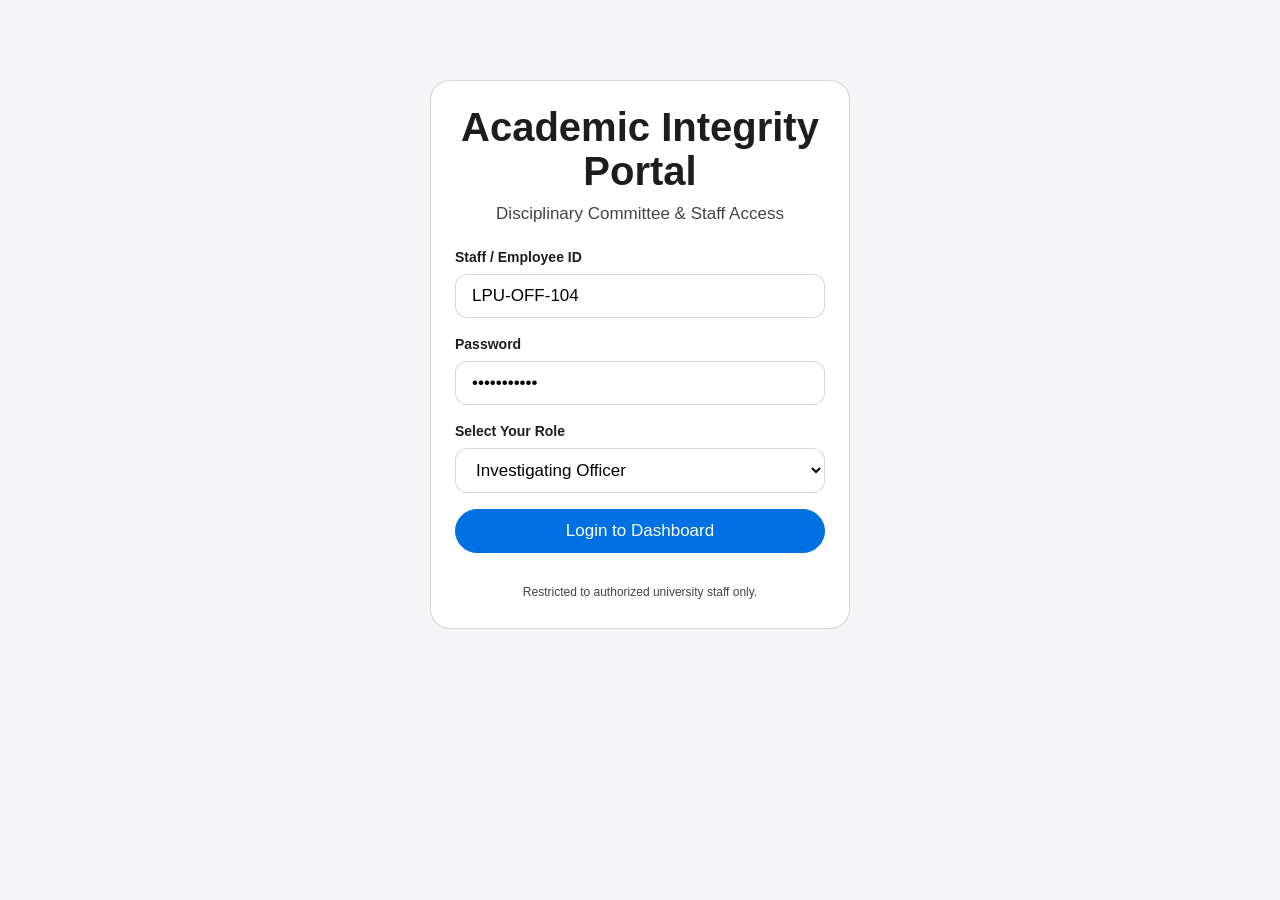
<file: academic-integrity-tracker/index.html>
<!doctype html>
<html lang="en">
  <head>
    <meta charset="UTF-8" />
    <meta name="viewport" content="width=device-width, initial-scale=1.0" />
    <title>Staff Login | Academic Integrity Portal</title>
    <link rel="stylesheet" href="css/style.css" />
  </head>
  <body>
    <div class="login card">
      <h2>Academic Integrity Portal</h2>
      <p>Disciplinary Committee &amp; Staff Access</p>

      <form action="dashboard.html">
        <label for="staff-id">Staff / Employee ID</label>
        <input type="text" id="staff-id" value="LPU-OFF-104" required />

        <label for="password">Password</label>
        <input type="password" id="password" value="Password123" required />

        <label for="role">Select Your Role</label>
        <select id="role">
          <option>Investigating Officer</option>
          <option>Disciplinary Committee Member</option>
          <option>System Administrator</option>
        </select>

        <button type="submit" class="btn">Login to Dashboard</button>
      </form>

      <br />
      <small>Restricted to authorized university staff only.</small>
    </div>
  </body>
</html>
</file>
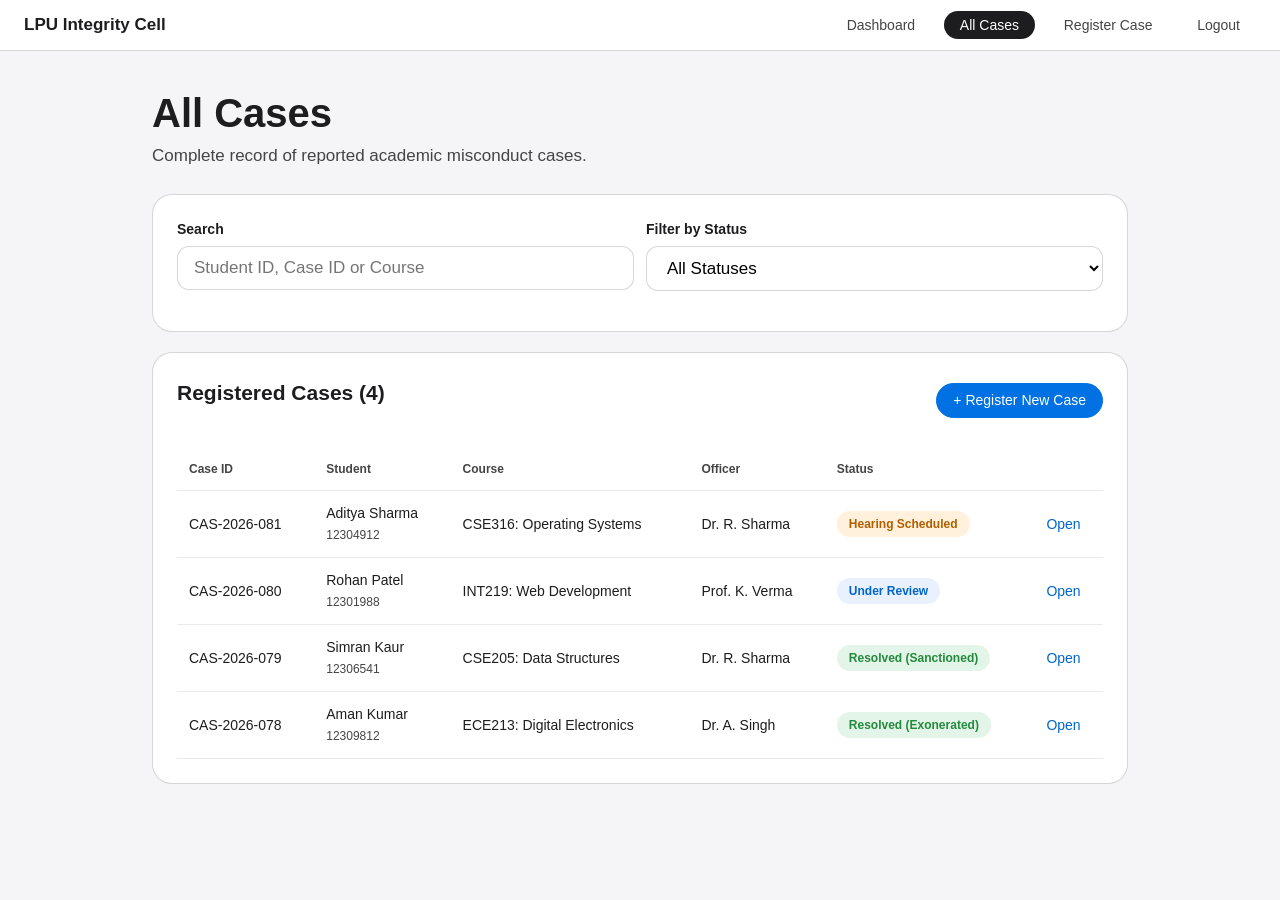
<file: academic-integrity-tracker/all-cases.html>
<!doctype html>
<html lang="en">
  <head>
    <meta charset="UTF-8" />
    <meta name="viewport" content="width=device-width, initial-scale=1.0" />
    <title>All Cases | Academic Integrity Tracker</title>
    <link rel="stylesheet" href="css/style.css" />
  </head>
  <body>
    <nav>
      <strong>LPU Integrity Cell</strong>
      <div class="links">
        <a href="dashboard.html">Dashboard</a>
        <a href="all-cases.html" class="active">All Cases</a>
        <a href="register-case.html">Register Case</a>
        <a href="index.html">Logout</a>
      </div>
    </nav>

    <div class="container">
      <h2>All Cases</h2>
      <p>Complete record of reported academic misconduct cases.</p>
      <br />

      <!-- search and filter -->
      <div class="card row">
        <div>
          <label for="search">Search</label>
          <input
            type="text"
            id="search"
            placeholder="Student ID, Case ID or Course"
          />
        </div>
        <div>
          <label for="status">Filter by Status</label>
          <select id="status">
            <option>All Statuses</option>
            <option>Under Review</option>
            <option>Hearing Scheduled</option>
            <option>Resolved</option>
          </select>
        </div>
      </div>

      <!-- all cases table -->
      <div class="card">
        <div class="between">
          <h3>Registered Cases (4)</h3>
          <a href="register-case.html" class="btn small">+ Register New Case</a>
        </div>

        <table>
          <tr>
            <th>Case ID</th>
            <th>Student</th>
            <th>Course</th>
            <th>Officer</th>
            <th>Status</th>
            <th></th>
          </tr>
          <tr>
            <td>CAS-2026-081</td>
            <td>Aditya Sharma<br /><small>12304912</small></td>
            <td>CSE316: Operating Systems</td>
            <td>Dr. R. Sharma</td>
            <td><span class="badge amber">Hearing Scheduled</span></td>
            <td><a href="case-details.html">Open</a></td>
          </tr>
          <tr>
            <td>CAS-2026-080</td>
            <td>Rohan Patel<br /><small>12301988</small></td>
            <td>INT219: Web Development</td>
            <td>Prof. K. Verma</td>
            <td><span class="badge blue">Under Review</span></td>
            <td><a href="case-details.html">Open</a></td>
          </tr>
          <tr>
            <td>CAS-2026-079</td>
            <td>Simran Kaur<br /><small>12306541</small></td>
            <td>CSE205: Data Structures</td>
            <td>Dr. R. Sharma</td>
            <td><span class="badge green">Resolved (Sanctioned)</span></td>
            <td><a href="case-details.html">Open</a></td>
          </tr>
          <tr>
            <td>CAS-2026-078</td>
            <td>Aman Kumar<br /><small>12309812</small></td>
            <td>ECE213: Digital Electronics</td>
            <td>Dr. A. Singh</td>
            <td><span class="badge green">Resolved (Exonerated)</span></td>
            <td><a href="case-details.html">Open</a></td>
          </tr>
        </table>
      </div>
    </div>
  </body>
</html>
</file>
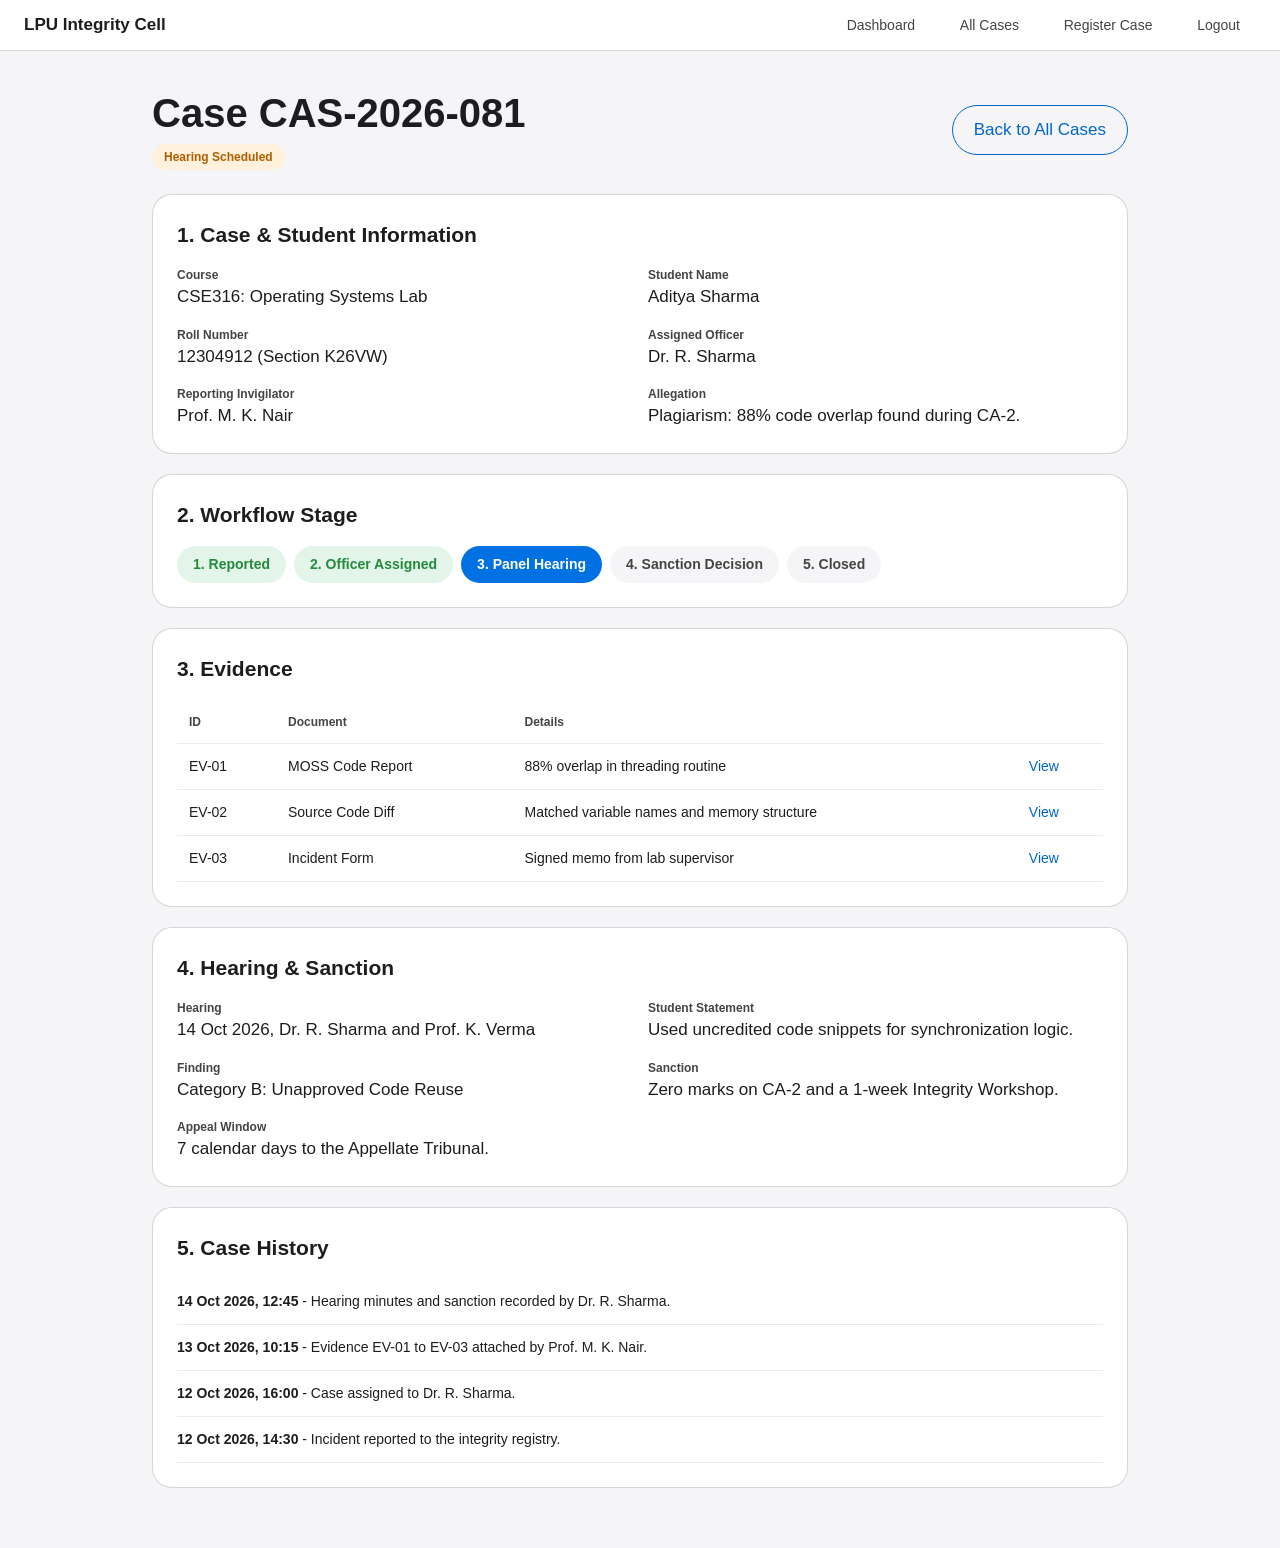
<file: academic-integrity-tracker/case-details.html>
<!doctype html>
<html lang="en">
  <head>
    <meta charset="UTF-8" />
    <meta name="viewport" content="width=device-width, initial-scale=1.0" />
    <title>Case CAS-2026-081 | Academic Integrity Tracker</title>
    <link rel="stylesheet" href="css/style.css" />
  </head>
  <body>
    <nav>
      <strong>LPU Integrity Cell</strong>
      <div class="links">
        <a href="dashboard.html">Dashboard</a>
        <a href="all-cases.html">All Cases</a>
        <a href="register-case.html">Register Case</a>
        <a href="index.html">Logout</a>
      </div>
    </nav>

    <div class="container">
      <div class="between">
        <div>
          <h2>Case CAS-2026-081</h2>
          <span class="badge amber">Hearing Scheduled</span>
        </div>
        <a href="all-cases.html" class="btn btn-outline">Back to All Cases</a>
      </div>

      <!-- 1. case and student info -->
      <div class="card">
        <h3>1. Case &amp; Student Information</h3>
        <div class="grid2">
          <div class="field">
            <small>Course</small>CSE316: Operating Systems Lab
          </div>
          <div class="field"><small>Student Name</small>Aditya Sharma</div>
          <div class="field">
            <small>Roll Number</small>12304912 (Section K26VW)
          </div>
          <div class="field"><small>Assigned Officer</small>Dr. R. Sharma</div>
          <div class="field">
            <small>Reporting Invigilator</small>Prof. M. K. Nair
          </div>
          <div class="field">
            <small>Allegation</small>Plagiarism: 88% code overlap found during
            CA-2.
          </div>
        </div>
      </div>

      <!-- 2. workflow -->
      <div class="card">
        <h3>2. Workflow Stage</h3>
        <div class="steps">
          <span class="step done">1. Reported</span>
          <span class="step done">2. Officer Assigned</span>
          <span class="step now">3. Panel Hearing</span>
          <span class="step">4. Sanction Decision</span>
          <span class="step">5. Closed</span>
        </div>
      </div>

      <!-- 3. evidence -->
      <div class="card">
        <h3>3. Evidence</h3>
        <table>
          <tr>
            <th>ID</th>
            <th>Document</th>
            <th>Details</th>
            <th></th>
          </tr>
          <tr>
            <td>EV-01</td>
            <td>MOSS Code Report</td>
            <td>88% overlap in threading routine</td>
            <td><a href="#">View</a></td>
          </tr>
          <tr>
            <td>EV-02</td>
            <td>Source Code Diff</td>
            <td>Matched variable names and memory structure</td>
            <td><a href="#">View</a></td>
          </tr>
          <tr>
            <td>EV-03</td>
            <td>Incident Form</td>
            <td>Signed memo from lab supervisor</td>
            <td><a href="#">View</a></td>
          </tr>
        </table>
      </div>

      <!-- 4. hearing and sanction -->
      <div class="card">
        <h3>4. Hearing &amp; Sanction</h3>
        <div class="grid2">
          <div class="field">
            <small>Hearing</small>14 Oct 2026, Dr. R. Sharma and Prof. K. Verma
          </div>
          <div class="field">
            <small>Student Statement</small>Used uncredited code snippets for
            synchronization logic.
          </div>
          <div class="field">
            <small>Finding</small>Category B: Unapproved Code Reuse
          </div>
          <div class="field">
            <small>Sanction</small>Zero marks on CA-2 and a 1-week Integrity
            Workshop.
          </div>
          <div class="field">
            <small>Appeal Window</small>7 calendar days to the Appellate
            Tribunal.
          </div>
        </div>
      </div>

      <!-- 5. history -->
      <div class="card">
        <h3>5. Case History</h3>
        <ul>
          <li>
            <b>14 Oct 2026, 12:45</b> - Hearing minutes and sanction recorded by
            Dr. R. Sharma.
          </li>
          <li>
            <b>13 Oct 2026, 10:15</b> - Evidence EV-01 to EV-03 attached by
            Prof. M. K. Nair.
          </li>
          <li><b>12 Oct 2026, 16:00</b> - Case assigned to Dr. R. Sharma.</li>
          <li>
            <b>12 Oct 2026, 14:30</b> - Incident reported to the integrity
            registry.
          </li>
        </ul>
      </div>
    </div>
  </body>
</html>
</file>
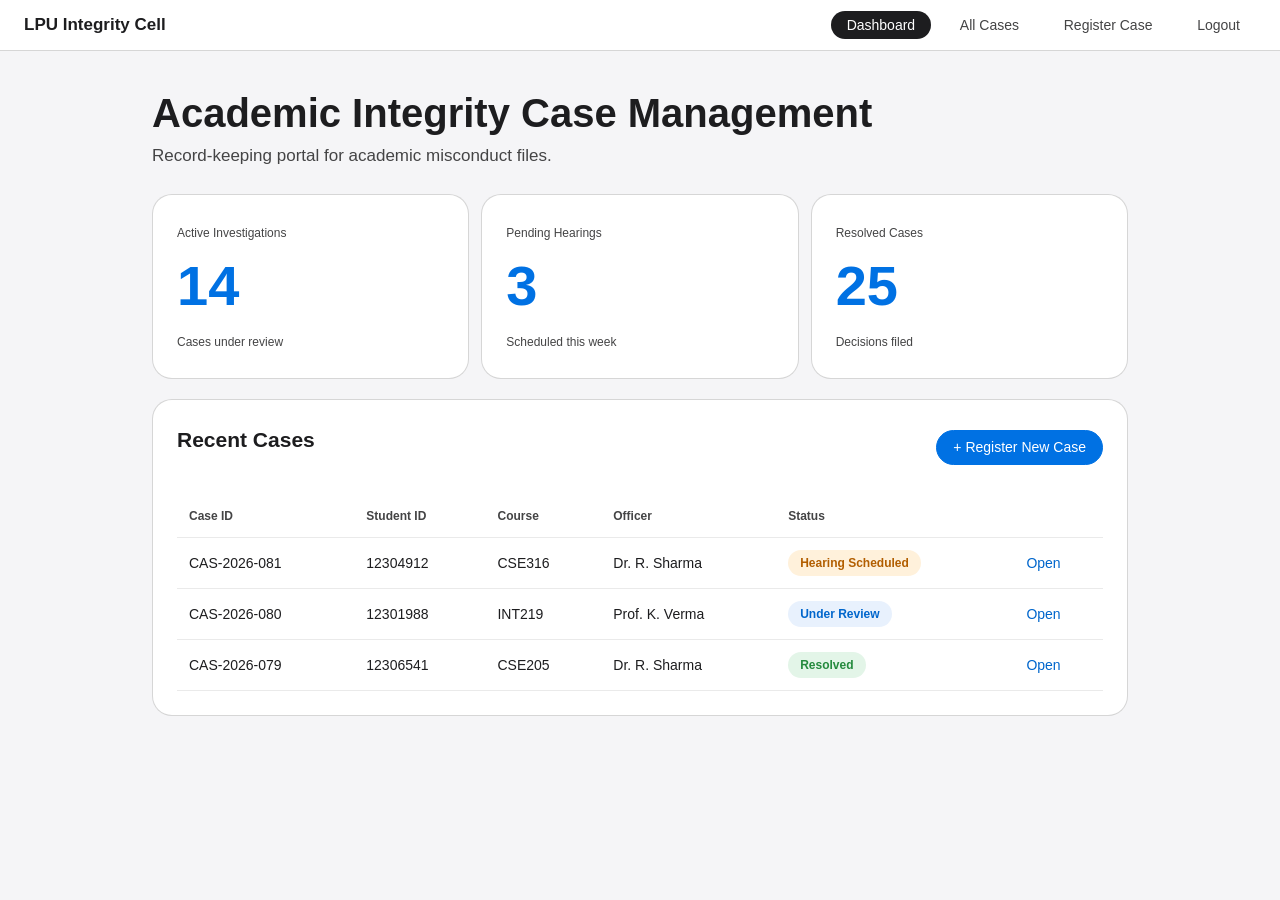
<file: academic-integrity-tracker/dashboard.html>
<!doctype html>
<html lang="en">
  <head>
    <meta charset="UTF-8" />
    <meta name="viewport" content="width=device-width, initial-scale=1.0" />
    <title>Dashboard | Academic Integrity Tracker</title>
    <link rel="stylesheet" href="css/style.css" />
  </head>
  <body>
    <nav>
      <strong>LPU Integrity Cell</strong>
      <div class="links">
        <a href="dashboard.html" class="active">Dashboard</a>
        <a href="all-cases.html">All Cases</a>
        <a href="register-case.html">Register Case</a>
        <a href="index.html">Logout</a>
      </div>
    </nav>

    <div class="container">
      <h2>Academic Integrity Case Management</h2>
      <p>Record-keeping portal for academic misconduct files.</p>
      <br />

      <!-- three summary cards -->
      <div class="row">
        <a href="all-cases.html" class="card">
          <small>Active Investigations</small>
          <span class="number">14</span>
          <small>Cases under review</small>
        </a>
        <a href="all-cases.html" class="card">
          <small>Pending Hearings</small>
          <span class="number">3</span>
          <small>Scheduled this week</small>
        </a>
        <a href="all-cases.html" class="card">
          <small>Resolved Cases</small>
          <span class="number">25</span>
          <small>Decisions filed</small>
        </a>
      </div>

      <!-- recent cases table -->
      <div class="card">
        <div class="between">
          <h3>Recent Cases</h3>
          <a href="register-case.html" class="btn small">+ Register New Case</a>
        </div>

        <table>
          <tr>
            <th>Case ID</th>
            <th>Student ID</th>
            <th>Course</th>
            <th>Officer</th>
            <th>Status</th>
            <th></th>
          </tr>
          <tr>
            <td>CAS-2026-081</td>
            <td>12304912</td>
            <td>CSE316</td>
            <td>Dr. R. Sharma</td>
            <td><span class="badge amber">Hearing Scheduled</span></td>
            <td><a href="case-details.html">Open</a></td>
          </tr>
          <tr>
            <td>CAS-2026-080</td>
            <td>12301988</td>
            <td>INT219</td>
            <td>Prof. K. Verma</td>
            <td><span class="badge blue">Under Review</span></td>
            <td><a href="case-details.html">Open</a></td>
          </tr>
          <tr>
            <td>CAS-2026-079</td>
            <td>12306541</td>
            <td>CSE205</td>
            <td>Dr. R. Sharma</td>
            <td><span class="badge green">Resolved</span></td>
            <td><a href="case-details.html">Open</a></td>
          </tr>
        </table>
      </div>
    </div>
  </body>
</html>
</file>
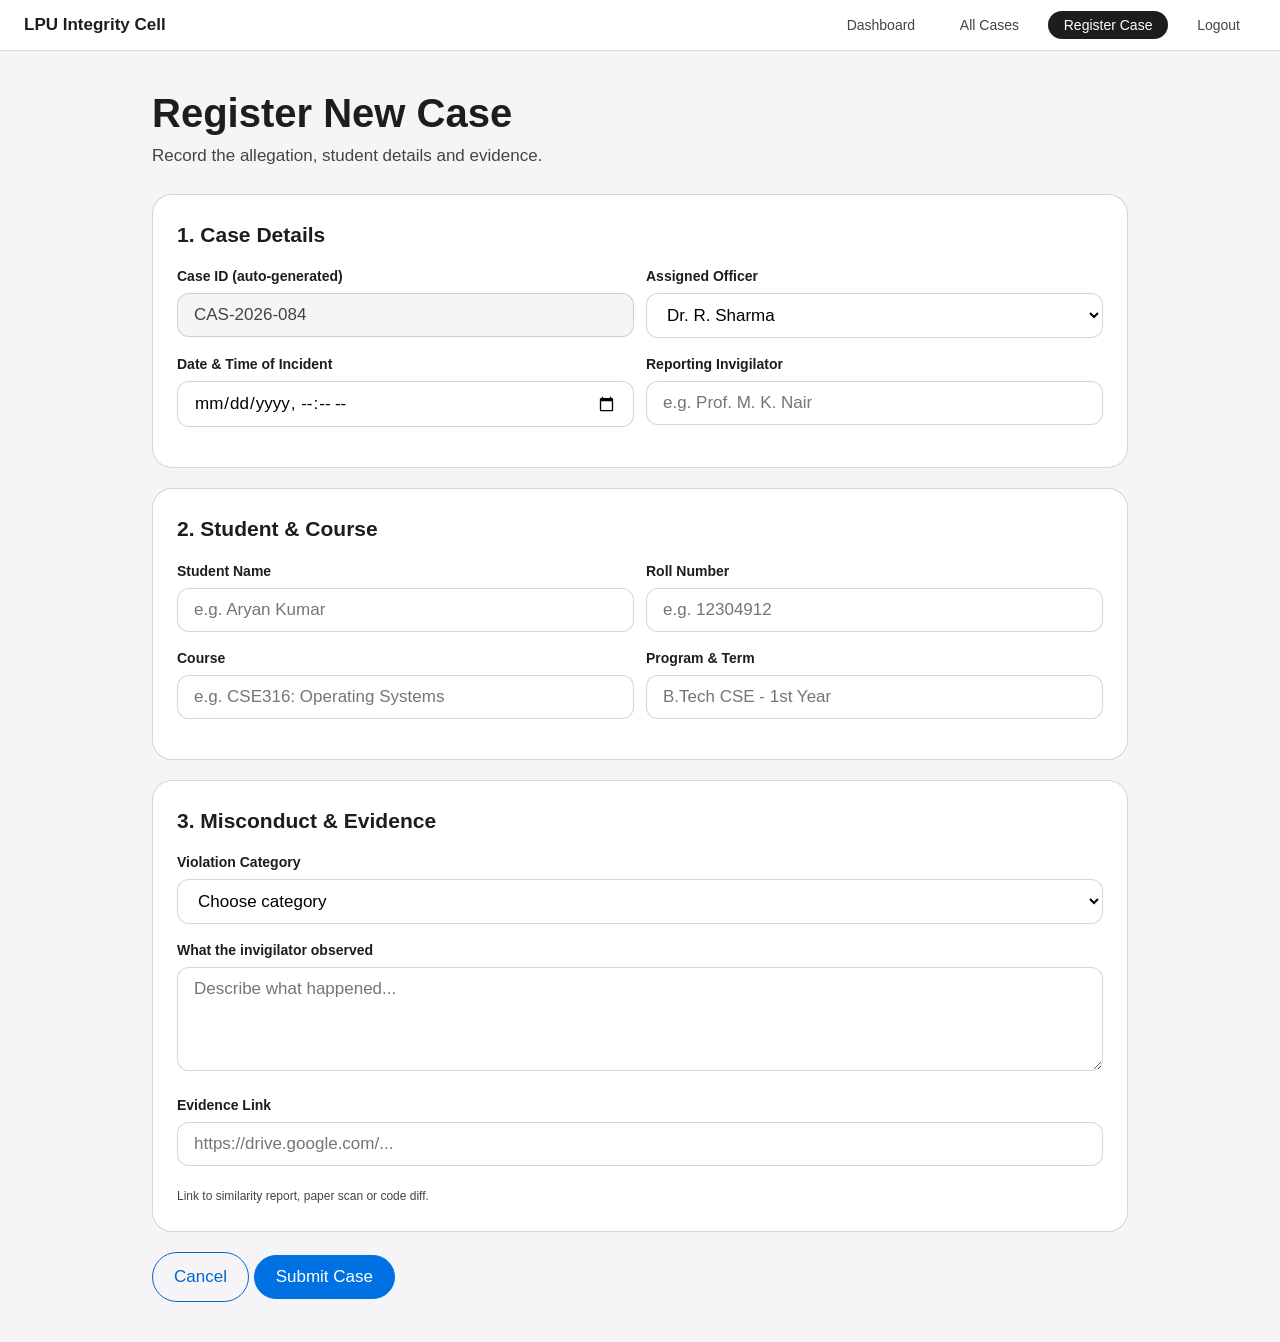
<file: academic-integrity-tracker/register-case.html>
<!doctype html>
<html lang="en">
  <head>
    <meta charset="UTF-8" />
    <meta name="viewport" content="width=device-width, initial-scale=1.0" />
    <title>Register Case | Academic Integrity Tracker</title>
    <link rel="stylesheet" href="css/style.css" />
  </head>
  <body>
    <nav>
      <strong>LPU Integrity Cell</strong>
      <div class="links">
        <a href="dashboard.html">Dashboard</a>
        <a href="all-cases.html">All Cases</a>
        <a href="register-case.html" class="active">Register Case</a>
        <a href="index.html">Logout</a>
      </div>
    </nav>

    <div class="container">
      <h2>Register New Case</h2>
      <p>Record the allegation, student details and evidence.</p>
      <br />

      <form action="all-cases.html">
        <!-- case details -->
        <div class="card">
          <h3>1. Case Details</h3>
          <div class="row">
            <div>
              <label for="case-id">Case ID (auto-generated)</label>
              <input type="text" id="case-id" value="CAS-2026-084" readonly />
            </div>
            <div>
              <label for="officer">Assigned Officer</label>
              <select id="officer">
                <option>Dr. R. Sharma</option>
                <option>Prof. K. Verma</option>
                <option>Dr. A. Singh</option>
              </select>
            </div>
          </div>
          <div class="row">
            <div>
              <label for="date">Date &amp; Time of Incident</label>
              <input type="datetime-local" id="date" required />
            </div>
            <div>
              <label for="reporter">Reporting Invigilator</label>
              <input
                type="text"
                id="reporter"
                placeholder="e.g. Prof. M. K. Nair"
                required
              />
            </div>
          </div>
        </div>

        <!-- student details -->
        <div class="card">
          <h3>2. Student &amp; Course</h3>
          <div class="row">
            <div>
              <label for="name">Student Name</label>
              <input
                type="text"
                id="name"
                placeholder="e.g. Aryan Kumar"
                required
              />
            </div>
            <div>
              <label for="roll">Roll Number</label>
              <input
                type="text"
                id="roll"
                placeholder="e.g. 12304912"
                pattern="[0-9]{8,10}"
                required
              />
            </div>
          </div>
          <div class="row">
            <div>
              <label for="course">Course</label>
              <input
                type="text"
                id="course"
                placeholder="e.g. CSE316: Operating Systems"
                required
              />
            </div>
            <div>
              <label for="term">Program &amp; Term</label>
              <input
                type="text"
                id="term"
                placeholder="B.Tech CSE - 1st Year"
                required
              />
            </div>
          </div>
        </div>

        <!-- misconduct and evidence -->
        <div class="card">
          <h3>3. Misconduct &amp; Evidence</h3>

          <label for="category">Violation Category</label>
          <select id="category" required>
            <option value="">Choose category</option>
            <option>Plagiarism (Code Similarity)</option>
            <option>Unauthorized Materials in Exam</option>
            <option>Proxy Submission / Impersonation</option>
            <option>Unauthorized Peer Collaboration</option>
          </select>

          <label for="details">What the invigilator observed</label>
          <textarea
            id="details"
            rows="4"
            placeholder="Describe what happened..."
            required
          ></textarea>

          <label for="evidence">Evidence Link</label>
          <input
            type="url"
            id="evidence"
            placeholder="https://drive.google.com/..."
          />
          <small>Link to similarity report, paper scan or code diff.</small>
        </div>

        <a href="dashboard.html" class="btn btn-outline">Cancel</a>
        <button type="submit" class="btn">Submit Case</button>
      </form>
    </div>
  </body>
</html>
</file>
<file: academic-integrity-tracker/css/style.css>
/* light grey page, white cards, blue pill buttons, no shadows */
* { box-sizing: border-box; margin: 0; padding: 0; }

body {
  font-family: "SF Pro Display", "SF Pro Text", "Helvetica Neue", Helvetica, Arial, sans-serif;
  background: #F5F5F7;
  color: #1D1D1F;
  font-size: 17px;
  line-height: 1.5;
}

a { color: #0066CC; text-decoration: none; }
h2 { font-size: 40px; font-weight: 600; line-height: 1.1; margin-bottom: 8px; }
h3 { font-size: 21px; font-weight: 600; margin-bottom: 16px; }
p, small { color: #444445; }
small { font-size: 12px; }

/* top menu bar */
nav {
  background: #fff;
  border-bottom: 1px solid #00000029;
  padding: 12px 24px;
  display: flex;
  justify-content: space-between;
  align-items: center;
}
nav .links a { margin-left: 8px; padding: 6px 16px; border-radius: 9999px; font-size: 14px; color: #444445; }
nav .links a.active { background: #1D1D1F; color: #fff; }

/* page layout */
.container { max-width: 1000px; margin: 0 auto; padding: 40px 12px; }
.card { background: #fff; border: 1px solid #00000029; border-radius: 20px; padding: 24px; margin-bottom: 20px; }
.between { display: flex; justify-content: space-between; align-items: center; gap: 12px; margin-bottom: 24px; }
.row { display: flex; gap: 12px; }
.row > * { flex: 1; }
.grid2 { display: grid; grid-template-columns: 1fr 1fr; gap: 16px; }
.number { font-size: 56px; font-weight: 600; color: #0071E3; display: block; }

/* clickable cards */
a.card { display: block; color: inherit; }
a.card:hover { border-color: #0071E3; }

/* buttons: pill shaped */
.btn {
  display: inline-block;
  padding: 11px 21px;
  border-radius: 9999px;
  background: #0071E3;
  color: #fff;
  border: 1px solid #0071E3;
  font-size: 17px;
  font-family: inherit;
  cursor: pointer;
}
.btn:hover { background: #0076DF; }
.btn-outline { background: transparent; color: #0066CC; border-color: #0066CC; }
.btn-outline:hover { background: #0076DF; color: #fff; }
.small { padding: 6px 16px; font-size: 14px; }

/* tables */
table { width: 100%; border-collapse: collapse; font-size: 14px; }
th, td { text-align: left; padding: 12px; border-bottom: 1px solid #00000015; }
th { font-size: 12px; color: #444445; }

/* status badges */
.badge { display: inline-block; padding: 4px 12px; border-radius: 9999px; font-size: 12px; font-weight: 600; }
.blue { background: #E8F1FD; color: #0066CC; }
.amber { background: #FFF1DB; color: #B25E00; }
.green { background: #E3F5E8; color: #248A3D; }

/* forms */
label { display: block; font-size: 14px; font-weight: 600; margin-bottom: 6px; }
input, select, textarea {
  width: 100%;
  padding: 11px 16px;
  border: 1px solid #00000029;
  border-radius: 12px;
  font-size: 17px;
  font-family: inherit;
  margin-bottom: 16px;
  background: #fff;
}
input:focus, select:focus, textarea:focus { outline: none; border-color: #0071E3; }
input[readonly] { background: #F5F5F7; color: #444445; }

/* login page */
.login { max-width: 420px; margin: 80px auto; text-align: center; }
.login form { text-align: left; margin-top: 20px; }
.login .btn { width: 100%; }

/* case details page */
.field small { display: block; font-weight: 600; }
.steps { display: flex; gap: 8px; flex-wrap: wrap; }
.step { padding: 8px 16px; border-radius: 9999px; background: #F5F5F7; color: #444445; font-size: 14px; font-weight: 600; }
.step.done { background: #E3F5E8; color: #248A3D; }
.step.now { background: #0071E3; color: #fff; }
ul { list-style: none; }
li { padding: 12px 0; border-bottom: 1px solid #00000015; font-size: 14px; }
</file>
